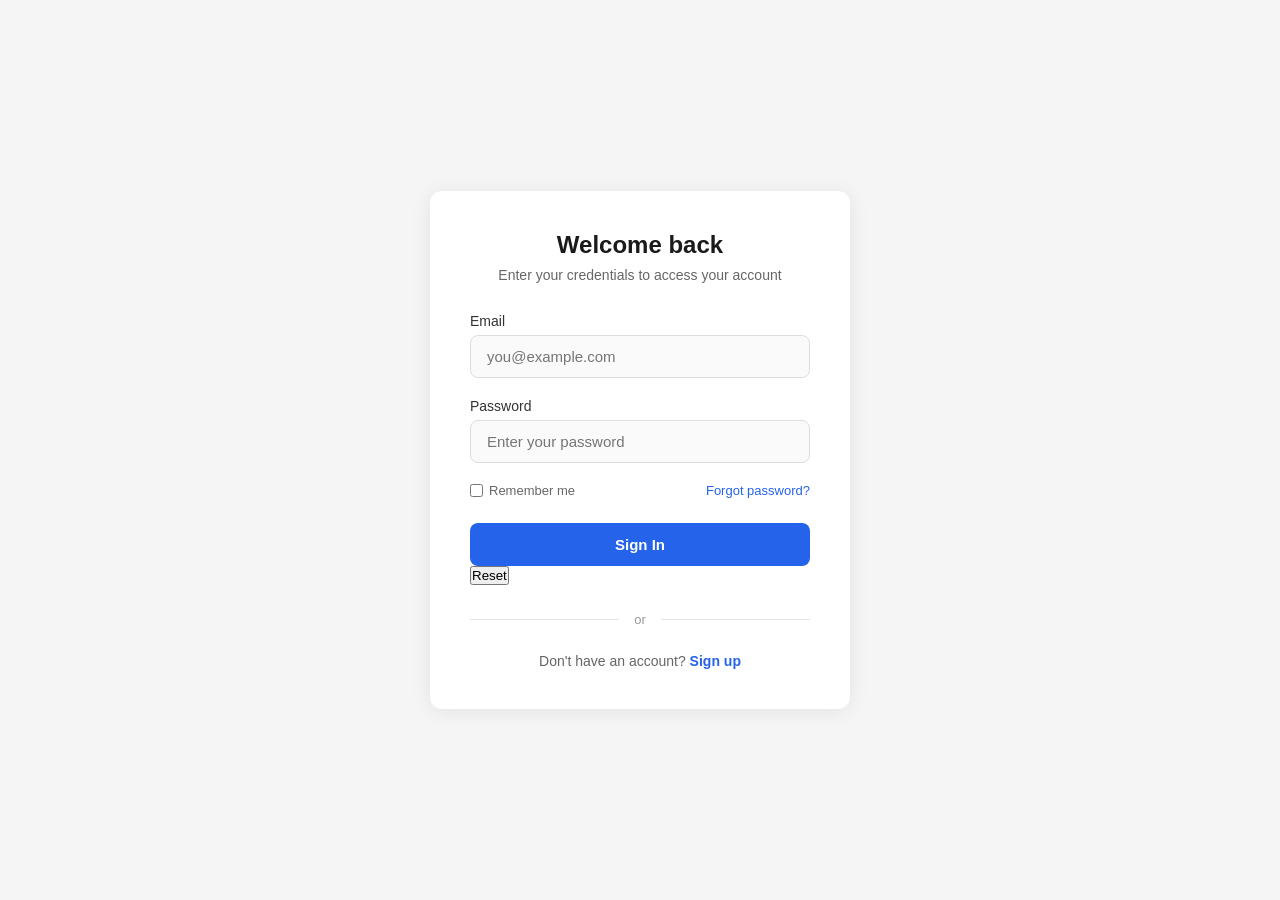
<file: index.html>
<!DOCTYPE html>
<html lang="en">
<head>
    <meta charset="UTF-8">
    <meta name="viewport" content="width=device-width, initial-scale=1.0">
    <title>Login & Signup</title>
    <style>
        * {
            margin: 0;
            padding: 0;
            box-sizing: border-box;
        }

        body {
            font-family: -apple-system, BlinkMacSystemFont, 'Segoe UI', Roboto, Oxygen, Ubuntu, Cantarell, sans-serif;
            background: #f5f5f5;
            min-height: 100vh;
            display: flex;
            justify-content: center;
            align-items: center;
            padding: 20px;
        }

        .auth-container {
            background: white;
            border-radius: 12px;
            box-shadow: 0 2px 20px rgba(0, 0, 0, 0.08);
            width: 100%;
            max-width: 420px;
            padding: 40px;
        }

        .auth-header {
            text-align: center;
            margin-bottom: 30px;
        }

        .auth-header h1 {
            font-size: 24px;
            color: #1a1a1a;
            margin-bottom: 8px;
            font-weight: 600;
        }

        .auth-header p {
            color: #666;
            font-size: 14px;
        }

        .form-group {
            margin-bottom: 20px;
        }

        .form-group label {
            display: block;
            margin-bottom: 6px;
            color: #333;
            font-size: 14px;
            font-weight: 500;
        }

        .form-group input {
            width: 100%;
            padding: 12px 16px;
            border: 1px solid #ddd;
            border-radius: 8px;
            font-size: 15px;
            transition: all 0.3s ease;
            outline: none;
            background: #fafafa;
        }

        .form-group input:focus {
            border-color: #2563eb;
            background: white;
            box-shadow: 0 0 0 3px rgba(37, 99, 235, 0.1);
        }

        .submit-btn {
            width: 100%;
            padding: 13px;
            background: #2563eb;
            color: white;
            border: none;
            border-radius: 8px;
            font-size: 15px;
            font-weight: 600;
            cursor: pointer;
            transition: background 0.3s ease;
            margin-top: 10px;
        }

        .submit-btn:hover {
            background: #1d4ed8;
        }

        .submit-btn:active {
            transform: scale(0.98);
        }

        .divider {
            text-align: center;
            margin: 25px 0;
            position: relative;
        }

        .divider::before {
            content: '';
            position: absolute;
            left: 0;
            top: 50%;
            width: 100%;
            height: 1px;
            background: #e5e5e5;
        }

        .divider span {
            background: white;
            padding: 0 15px;
            color: #999;
            font-size: 13px;
            position: relative;
        }

        .toggle-link {
            text-align: center;
            color: #666;
            font-size: 14px;
        }

        .toggle-link a {
            color: #2563eb;
            text-decoration: none;
            font-weight: 600;
            cursor: pointer;
        }

        .toggle-link a:hover {
            text-decoration: underline;
        }

        .form-section {
            display: none;
        }

        .form-section.active {
            display: block;
            animation: slideIn 0.4s ease;
        }

        @keyframes slideIn {
            from {
                opacity: 0;
                transform: translateY(10px);
            }
            to {
                opacity: 1;
                transform: translateY(0);
            }
        }

        .extra-options {
            display: flex;
            justify-content: space-between;
            align-items: center;
            margin: 15px 0;
            font-size: 13px;
        }

        .remember-me {
            display: flex;
            align-items: center;
            gap: 6px;
            color: #666;
        }

        .remember-me input[type="checkbox"] {
            cursor: pointer;
        }

        .forgot-password {
            color: #2563eb;
            text-decoration: none;
            cursor: pointer;
        }

        .forgot-password:hover {
            text-decoration: underline;
        }

        .error-message {
            background: #fee;
            border: 1px solid #fcc;
            color: #c33;
            padding: 10px;
            border-radius: 6px;
            font-size: 13px;
            margin-bottom: 15px;
            display: none;
        }

        .success-message {
            background: #efe;
            border: 1px solid #cfc;
            color: #3c3;
            padding: 10px;
            border-radius: 6px;
            font-size: 13px;
            margin-bottom: 15px;
            display: none;
        }

        @media (max-width: 480px) {
            .auth-container {
                padding: 30px 25px;
            }

            .auth-header h1 {
                font-size: 22px;
            }
        }
    </style>
</head>
<body>
    <div class="auth-container">
        <!-- Login Form -->
        <div id="loginSection" class="form-section active">
            <div class="auth-header">
                <h1>Welcome back</h1>
                <p>Enter your credentials to access your account</p>
            </div>

            <div id="loginError" class="error-message"></div>
            
            <form id="loginForm" onsubmit="handleLogin(event)">
                <div class="form-group">
                    <label for="loginEmail">Email</label>
                    <input type="email" id="loginEmail" placeholder="you@example.com" required>
                </div>

                <div class="form-group">
                    <label for="loginPassword">Password</label>
                    <input type="password" id="loginPassword" placeholder="Enter your password" required>
                </div>

                <div class="extra-options">
                    <label class="remember-me">
                        <input type="checkbox" id="rememberMe">
                        <span>Remember me</span>
                    </label>
                    <a class="forgot-password" onclick="alert('Password reset link would be sent to your email')">
                        Forgot password?
                    </a>
                </div>

                <button type="submit" class="submit-btn">Sign In</button>
                <button type="reset" class="btn">Reset</button>
            </form>

            <div class="divider">
                <span>or</span>
            </div>

            <div class="toggle-link">
                Don't have an account? <a onclick="showSignup()">Sign up</a>
            </div>
        </div>

        <!-- Signup Form -->
        <div id="signupSection" class="form-section">
            <div class="auth-header">
                <h1>Create an account</h1>
                <p>Sign up to get started</p>
            </div>

            <div id="signupError" class="error-message"></div>
            <div id="signupSuccess" class="success-message"></div>
            
            <form id="signupForm" onsubmit="handleSignup(event)">
                <div class="form-group">
                    <label for="signupName">Full Name</label>
                    <input type="text" id="signupName" placeholder="John Doe" required>
                </div>

                <div class="form-group">
                    <label for="signupEmail">Email</label>
                    <input type="email" id="signupEmail" placeholder="you@example.com" required>
                </div>

                <div class="form-group">
                    <label for="signupPassword">Password</label>
                    <input type="password" id="signupPassword" placeholder="Minimum 8 characters" required minlength="8">
                </div>

                <div class="form-group">
                    <label for="signupConfirm">Confirm Password</label>
                    <input type="password" id="signupConfirm" placeholder="Re-enter password" required>
                </div>

                <button type="submit" class="submit-btn">Create Account</button>
                <button type="reset" class="btn">Reset</button>
            </form>

            <div class="divider">
                <span>or</span>
            </div>

            <div class="toggle-link">
                Already have an account? <a onclick="showLogin()">Sign in</a>
            </div>
        </div>
    </div>

    <script>
        // Toggle between forms
        function showSignup() {
            document.getElementById('loginSection').classList.remove('active');
            document.getElementById('signupSection').classList.add('active');
            clearMessages();
        }

        function showLogin() {
            document.getElementById('signupSection').classList.remove('active');
            document.getElementById('loginSection').classList.add('active');
            clearMessages();
        }

        // Clear all error/success messages
        function clearMessages() {
            document.querySelectorAll('.error-message, .success-message').forEach(el => {
                el.style.display = 'none';
                el.textContent = '';
            });
        }

        // Show error message
        function showError(elementId, message) {
            const el = document.getElementById(elementId);
            el.textContent = message;
            el.style.display = 'block';
        }

        // Show success message
        function showSuccess(elementId, message) {
            const el = document.getElementById(elementId);
            el.textContent = message;
            el.style.display = 'block';
        }

        // Handle Login
        function handleLogin(e) {
            e.preventDefault();
            clearMessages();

            const email = document.getElementById('loginEmail').value;
            const password = document.getElementById('loginPassword').value;
            const remember = document.getElementById('rememberMe').checked;

            // Basic validation
            if (!email || !password) {
                showError('loginError', 'Please fill in all fields');
                return;
            }

            // Simulate authentication
            console.log('Login attempt:', { email, password, remember });
            
            // Replace this with actual authentication API call
            setTimeout(() => {
                alert(`Login successful!\n\nEmail: ${email}\nRemember me: ${remember}`);
                document.getElementById('loginForm').reset();
            }, 500);
        }

        // Handle Signup
        function handleSignup(e) {
            e.preventDefault();
            clearMessages();

            const name = document.getElementById('signupName').value.trim();
            const email = document.getElementById('signupEmail').value.trim();
            const password = document.getElementById('signupPassword').value;
            const confirm = document.getElementById('signupConfirm').value;

            // Validation
            if (!name || !email || !password || !confirm) {
                showError('signupError', 'Please fill in all fields');
                return;
            }

            if (password.length < 8) {
                showError('signupError', 'Password must be at least 8 characters long');
                return;
            }

            if (password !== confirm) {
                showError('signupError', 'Passwords do not match');
                return;
            }

            // Email format validation
            const emailRegex = /^[^\s@]+@[^\s@]+\.[^\s@]+$/;
            if (!emailRegex.test(email)) {
                showError('signupError', 'Please enter a valid email address');
                return;
            }

            // Simulate account creation
            console.log('Signup attempt:', { name, email, password });
            
            // Replace this with actual registration API call
            setTimeout(() => {
                showSuccess('signupSuccess', 'Account created successfully! Redirecting to login...');
                document.getElementById('signupForm').reset();
                
                setTimeout(() => {
                    showLogin();
                }, 2000);
            }, 500);
        }
        // === Show/Hide Password Feature ===
        const passField = document.getElementById("password");
        if (passField) {
        // Create toggle element
            const toggle = document.createElement("span");
            toggle.textContent = "Show";
            toggle.style.cursor = "pointer";
            toggle.style.marginLeft = "8px";
            toggle.style.color = "#007bff";
            
            // Insert after password field
            passField.parentNode.insertBefore(toggle, passField.nextSibling);
            
            // Toggle logic
            toggle.addEventListener("click", () => {
                if (passField.type === "password") {
                    passField.type = "text";
                    toggle.textContent = "Hide";
                } else {
                    passField.type = "password";
                    toggle.textContent = "Show";
                }
  });
}
    </script>
</body>
</html>
</file>
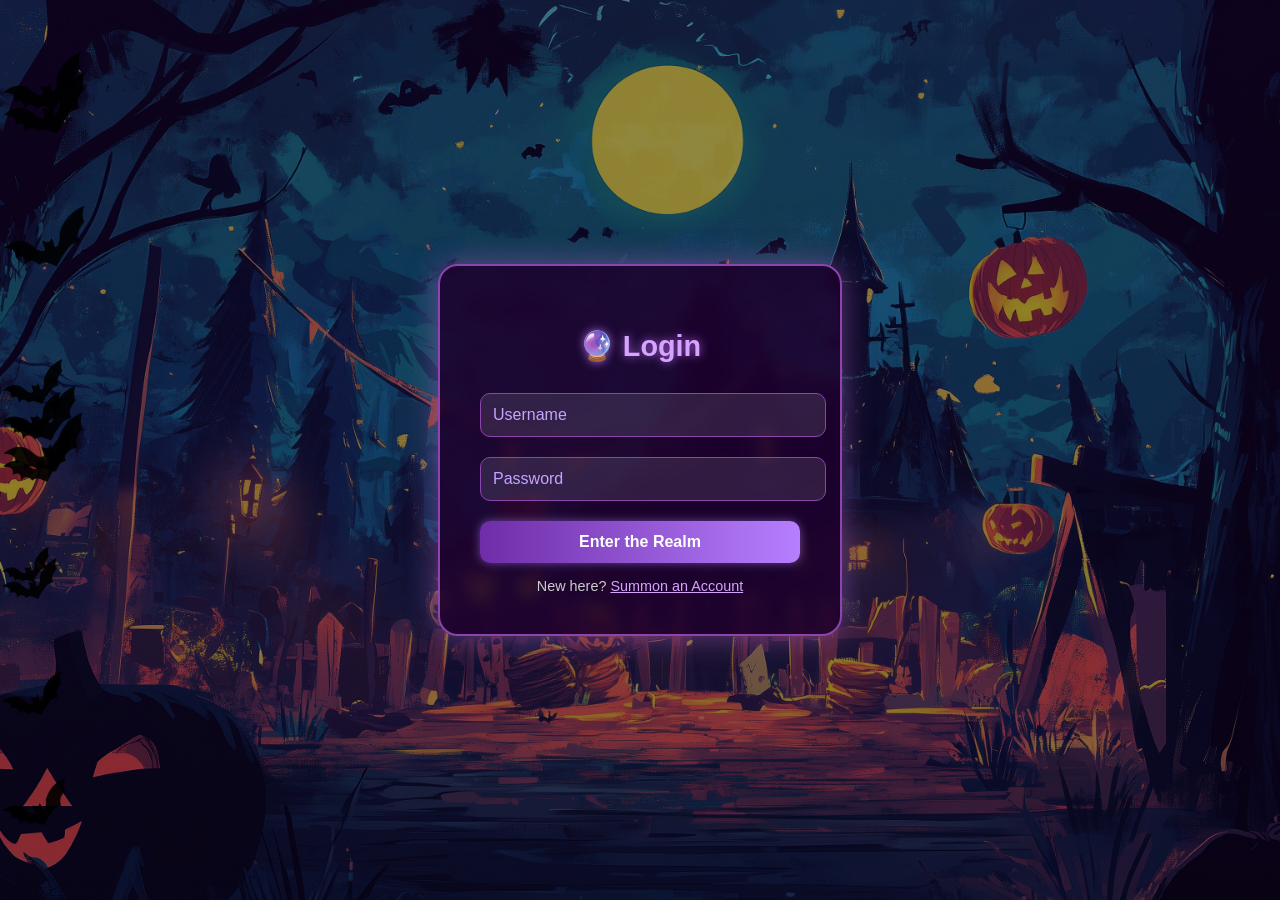
<file: halloweenstylepage/index.html>
<!DOCTYPE html>
<html lang="en">
<head>
<meta charset="UTF-8">
<meta name="viewport" content="width=device-width, initial-scale=1.0">
<title>Halloween Login 🎃</title>
<style>
  body {
  margin: 0;
  padding: 0;
  font-family: 'Poppins', sans-serif;
  background: linear-gradient(to bottom, rgba(15, 0, 25, 0.45), rgba(5, 0, 10, 0.45)), url("halloween-bg.png");
  background-size: cover;
  background-position: center;
  height: 100vh;
  display: flex;
  justify-content: center;
  align-items: center;
  overflow: hidden;
  color: #fff;
}


  .container {
    background: rgba(30, 0, 45, 0.85);
    border: 2px solid #8e44ad;
    border-radius: 20px;
    padding: 40px;
    text-align: center;
    width: 320px;
    box-shadow: 0 0 30px rgba(155, 89, 182, 0.6);
    position: relative;
    z-index: 2;
    backdrop-filter: blur(6px);
  }

  h2 {
    color: #d6a3ff;
    margin-bottom: 20px;
    font-size: 1.8rem;
    text-shadow: 0 0 10px #a463d8;
  }

  input {
    width: 100%;
    padding: 12px;
    margin: 10px 0;
    border: 1px solid #8e44ad;
    border-radius: 10px;
    outline: none;
    background: rgba(255, 255, 255, 0.1);
    color: #eee;
    font-size: 1rem;
    transition: 0.3s;
  }

  input::placeholder {
    color: #c7a4ff;
  }

  input:focus {
    border-color: #b67fff;
    box-shadow: 0 0 10px #b67fff;
  }

  button {
    width: 100%;
    padding: 12px;
    margin-top: 10px;
    background: linear-gradient(90deg, #6f2da8, #b67fff);
    border: none;
    border-radius: 10px;
    color: #fff;
    font-size: 1rem;
    font-weight: bold;
    cursor: pointer;
    transition: 0.3s;
    box-shadow: 0 0 10px rgba(182, 127, 255, 0.5);
  }

  button:hover {
    transform: scale(1.05);
    box-shadow: 0 0 20px rgba(182, 127, 255, 0.7);
  }

  .switch {
    margin-top: 15px;
    font-size: 0.9rem;
    color: #ccc;
  }

  .switch span {
    color: #d6a3ff;
    cursor: pointer;
    text-decoration: underline;
  }

  .bats {
    position: absolute;
    top: 0;
    left: 0;
    width: 100%;
    height: 100%;
    overflow: hidden;
    z-index: 1;
    pointer-events: none;
  }

  .bat {
    position: absolute;
    width: 70px;
    opacity: 0.9;
    animation: fly 6s linear infinite;
  }

  @keyframes fly {
    0% { transform: translateX(-150px) translateY(0) rotate(0deg); }
    50% { transform: translateX(110vw) translateY(-50px) rotate(10deg); }
    100% { transform: translateX(-150px) translateY(50px) rotate(0deg); }
  }
</style>
</head>
<body>

<div class="bats" id="batContainer"></div>

<div class="container" id="authBox">
  <h2 id="formTitle">🔮 Login</h2>
  <input type="text" id="username" placeholder="Username">
  <input type="password" id="password" placeholder="Password">
  <button onclick="handleAuth()">Enter the Realm</button>
  <div class="switch">New here? <span onclick="toggleForm()">Summon an Account</span></div>
</div>

<script>
  let isLogin = true;
  let users = JSON.parse(localStorage.getItem('users')) || {};

  function toggleForm() {
    isLogin = !isLogin;
    document.getElementById('formTitle').innerText = isLogin ? "🔮 Login" : "🕯️ Sign Up";
    document.querySelector("button").innerText = isLogin ? "Enter the Realm" : "Join the Coven";
    document.querySelector(".switch").innerHTML = isLogin
      ? 'New here? <span onclick="toggleForm()">Summon an Account</span>'
      : 'Already bound? <span onclick="toggleForm()">Return to Login</span>';
  }

  function handleAuth() {
    const username = document.getElementById('username').value.trim();
    const password = document.getElementById('password').value.trim();

    if (!username || !password) {
      alert("👻 Please fill all fields!");
      return;
    }

    if (isLogin) {
      if (users[username] && users[username] === password) {
        localStorage.setItem('currentUser', username);
        alert(`Welcome back, ${username}! 🕸️`);
        location.reload();
      } else {
        alert("😈 Invalid credentials!");
      }
    } else {
      if (users[username]) {
        alert("🧛 Username already exists!");
      } else {
        users[username] = password;
        localStorage.setItem('users', JSON.stringify(users));
        alert("🎃 Account created successfully! You can now login.");
        toggleForm();
      }
    }
  }

  const currentUser = localStorage.getItem('currentUser');
  if (currentUser) {
    document.getElementById('authBox').innerHTML = `
      <h2>🕸️ Welcome, ${currentUser}</h2>
      <p>You’ve entered the haunted realm...</p>
      <button onclick="logout()">Logout</button>
    `;
  }

  function logout() {
    localStorage.removeItem('currentUser');
    location.reload();
  }

  // 🦇 More bats with random flight
  const batContainer = document.getElementById("batContainer");
  for (let i = 0; i < 12; i++) {
    const bat = document.createElement("img");
    bat.src = "bat.png";
    bat.classList.add("bat");
    bat.style.top = Math.random() * 90 + "%";
    bat.style.animationDelay = Math.random() * 4 + "s";
    bat.style.animationDuration = (3.5 + Math.random() * 2.5) + "s";
    bat.style.width = (50 + Math.random() * 40) + "px";
    batContainer.appendChild(bat);
  }
</script>

</body>
</html>
</file>
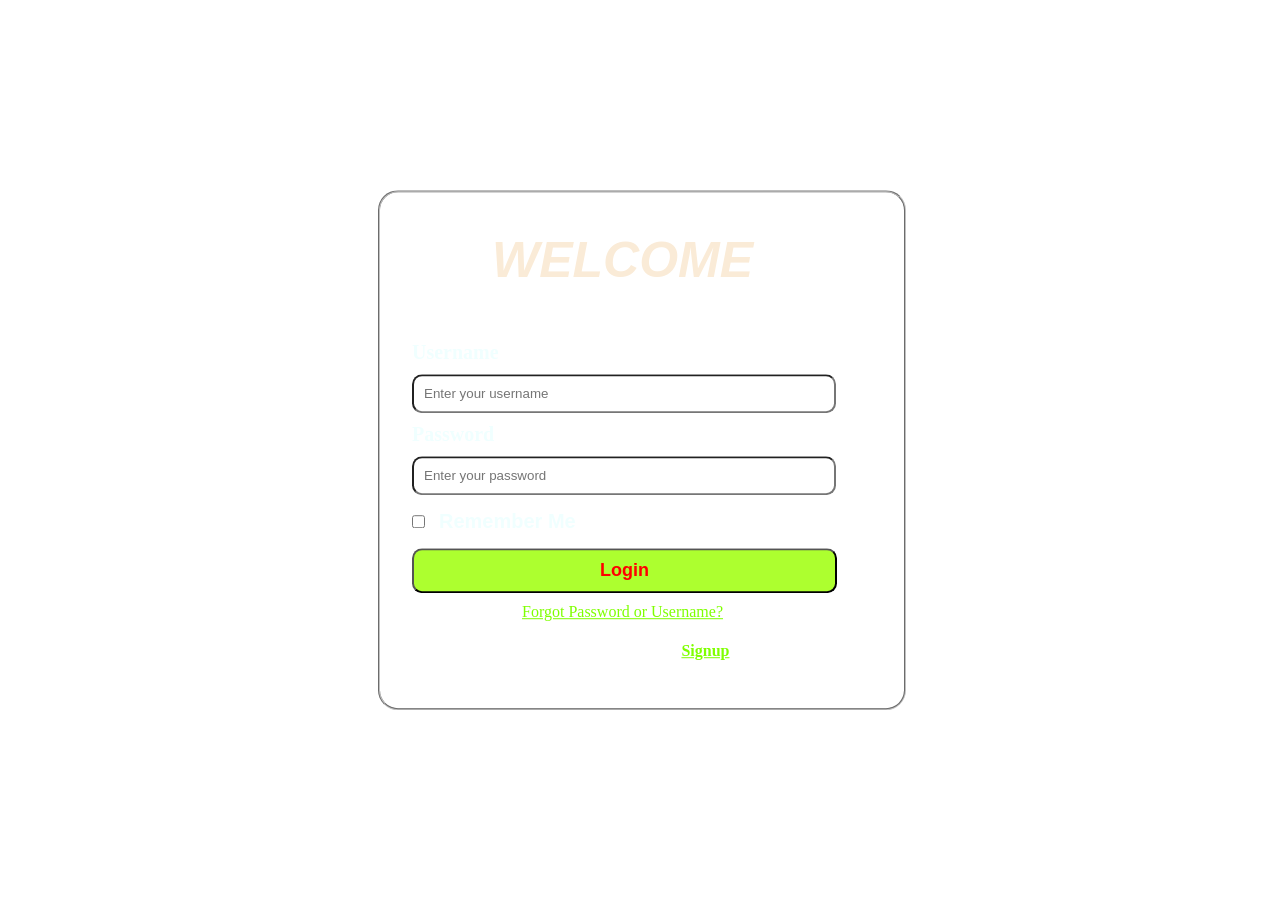
<file: Ipsit/index.html>
<!DOCTYPE html>
<html lang="en">
  <head>
    <meta charset="UTF-8" />
    <meta name="viewport" content="width=device-width, initial-scale=1.0" />
    <title>Document</title>
    <link rel="stylesheet" href="style.css" />
  </head>
  <body>
    <form>
      <fieldset>
        <h1>WELCOME</h1>
        <br />
        <label for="username">Username</label><br />
        <input
          type="text"
          id="username"
          required
          placeholder="Enter your username"
        /><br />
        <label for="password">Password</label><br />
        <input
          type="password"
          id="password"
          required
          placeholder="Enter your password"
        /><br />
        <input type="checkbox" id="remember" />
        <label
          for="remember"
          style="
            font-size: 20px;
            font-family: 'Franklin Gothic Medium', 'Arial Narrow', Arial,
              sans-serif;
          "
          >Remember Me</label
        ><br />
        <button type="submit">Login</button><br />
        <a href="" style="margin: 130px">Forgot Password or Username?</a>
        <h4>Don't have an account? <a href=""> Signup</a></h4>
      </fieldset>
    </form>
  </body>
</html>
</file>
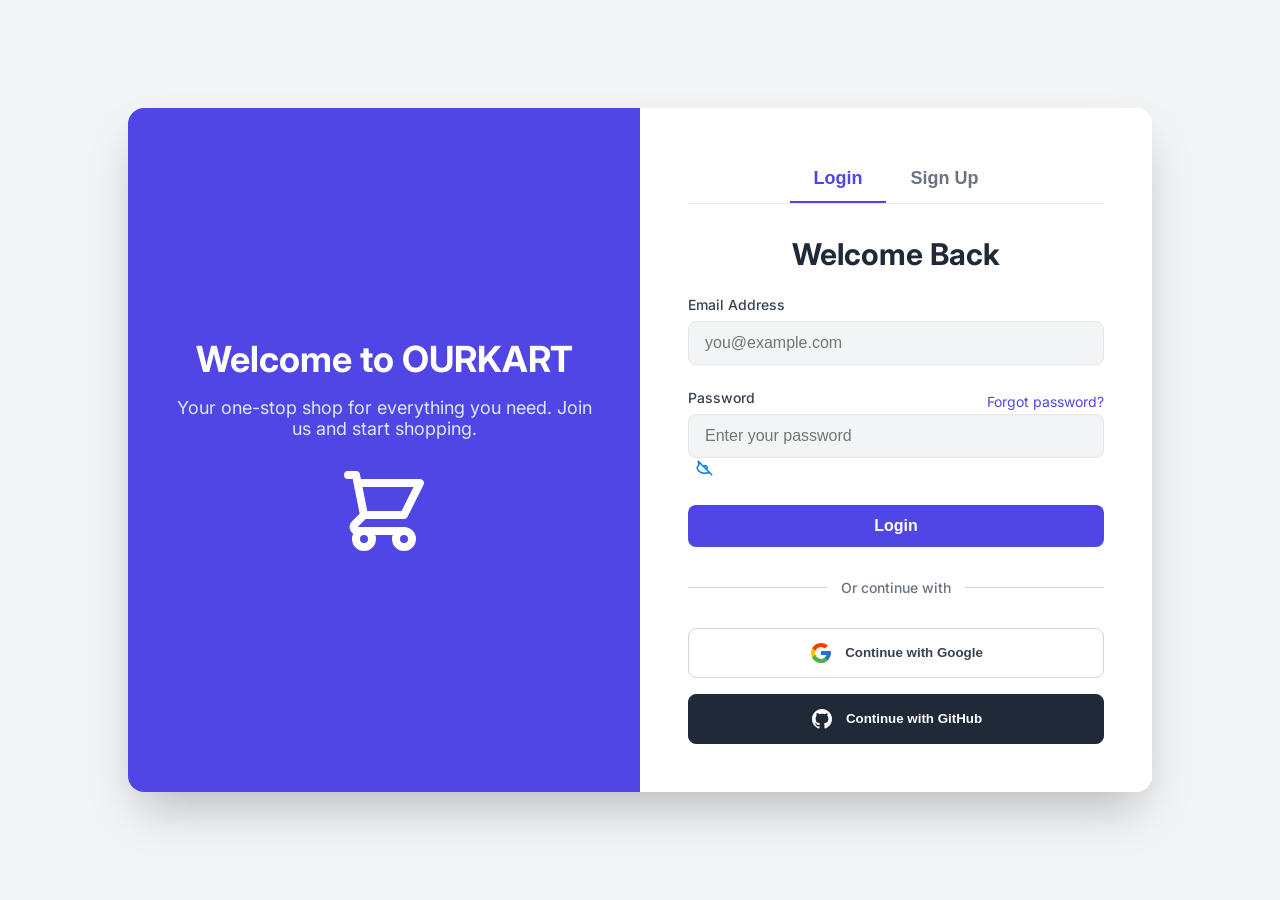
<file: modern login page/index.html>
<!DOCTYPE html>
<html lang="en">
<head>
    <meta charset="UTF-8">
    <meta name="viewport" content="width=device-width, initial-scale=1.0">
    <title>OURKART 🔐 Login & Signup Page</title>
    <link href="https://fonts.googleapis.com/css2?family=Inter:wght@400;500;600;700&display=swap" rel="stylesheet">
    <link rel="stylesheet" href="styles.css">
    
</head>
<body class="bg-gray-100">

    <div class="container">
        
        <div id="brand-panel" class="brand-panel">
            <div style="max-width: 28rem;">
                <h1 id="brand-title">Welcome to OURKART</h1>
                <p id="brand-text">
                    Your one-stop shop for everything you need. Join us and start shopping.
                </p>
                <div id="brand-icon">
                    <svg fill="none" stroke="currentColor" viewBox="0 0 24 24" xmlns="http://www.w3.org/2000/svg"><path stroke-linecap="round" stroke-linejoin="round" stroke-width="2" d="M3 3h2l.4 2M7 13h10l4-8H5.4M7 13L5.4 5M7 13l-2.293 2.293c-.63.63-.184 1.707.707 1.707H17m0 0a2 2 0 100 4 2 2 0 000-4zm-8 2a2 2 0 11-4 0 2 2 0 014 0z"></path></svg>
                </div>
            </div>
        </div>

        <div class="form-panel">
            <div class="form-container">
                
                <div class="toggle-tabs">
                    <button id="login-tab" class="active">Login</button>
                    <button id="signup-tab">Sign Up</button>
                </div>

                <form id="login-form">
                    <h2>Welcome Back</h2>
                    <div class="form-group">
                        <label for="login-email">Email Address</label>
                        <input type="email" id="login-email" name="email" required class="form-input" placeholder="you@example.com">
                    </div>
                    
                    <div class="form-group">
                        <div class="label-header">
                            <label for="login-password">Password</label>
                            <a href="#" class="forgot-link">Forgot password?</a>
                        </div>
                        <input type="password" id="login-password" name="password" required class="form-input" placeholder="Enter your password">
                    </div>
                    
                    <div class="form-group">
                        <button type="submit" class="btn">Login</button>
                    </div>
                </form>

                <form id="signup-form" class="hidden">
                    <h2>Create Account</h2>
                    
                    <div class="form-group">
                        <label for="signup-name">Full Name</label>
                        <input type="text" id="signup-name" name="name" required class="form-input" placeholder="Your Full Name">
                    </div>

                    <div class="form-group">
                        <label for="signup-email">Email Address</label>
                        <input type="email" id="signup-email" name="email" required class="form-input" placeholder="you@example.com">
                    </div>
                    
                    <div class="form-group">
                        <label for="signup-password">Password</label>
                        <input type="password" id="signup-password" name="password" required class="form-input" placeholder="Create a strong password">
                    </div>
                    
                    <div id="password-rules">
                        <p id="pass-length">
                            <svg fill="none" stroke="currentColor" viewBox="0 0 24 24" xmlns="http://www.w3.org/2000/svg"><path stroke-linecap="round" stroke-linejoin="round" stroke-width="2" d="M6 18L18 6M6 6l12 12"></path></svg>
                            At least 8 characters
                        </p>
                        <p id="pass-capital">
                            <svg fill="none" stroke="currentColor" viewBox="0 0 24 24" xmlns="http://www.w3.org/2000/svg"><path stroke-linecap="round" stroke-linejoin="round" stroke-width="2" d="M6 18L18 6M6 6l12 12"></path></svg>
                            One uppercase letter (A-Z)
                        </p>
                        <p id="pass-number">
                            <svg fill="none" stroke="currentColor" viewBox="0 0 24 24" xmlns="http://www.w3.org/2000/svg"><path stroke-linecap="round" stroke-linejoin="round" stroke-width="2" d="M6 18L18 6M6 6l12 12"></path></svg>
                            One number (0-9)
                        </p>
                        <p id="pass-special">
                            <svg fill="none" stroke="currentColor" viewBox="0 0 24 24" xmlns="http://www.w3.org/2000/svg"><path stroke-linecap="round" stroke-linejoin="round" stroke-width="2" d="M6 18L18 6M6 6l12 12"></path></svg>
                            One special character (e.g., ! @ # $)
                        </p>
                    </div>

                    <div class="terms-group">
                        <input type="checkbox" id="terms" name="terms" required>
                        <label for="terms">
                            I agree to the <a href="#">Terms of Service</a>
                        </label>
                    </div>

                    <div class="form-group" style="margin-top: 1.5rem;">
                        <button type="submit" class="btn">Create Account</button>
                    </div>
                </form>

                <div class="separator">Or continue with</div>

                <div class="social-logins">
                    <a href="https://accounts.google.com/" target="_blank" rel="noopener noreferrer">
                        <button type="button" class="social-btn google">
                            <svg xmlns="http://www.w3.org/2000/svg" viewBox="0 0 48 48"><path fill="#FFC107" d="M43.611,20.083H42V20H24v8h11.303c-1.649,4.657-6.08,8-11.303,8c-6.627,0-12-5.373-12-12c0-6.627,5.373-12,12-12c3.059,0,5.842,1.154,7.961,3.039l5.657-5.657C34.046,6.053,29.268,4,24,4C12.955,4,4,12.955,4,24c0,11.045,8.955,20,20,20c11.045,0,20-8.955,20-20C44,22.659,43.862,21.35,43.611,20.083z"></path><path fill="#FF3D00" d="M6.306,14.691l6.571,4.819C14.655,15.108,18.961,12,24,12c3.059,0,5.842,1.154,7.961,3.039l5.657-5.657C34.046,6.053,29.268,4,24,4C16.318,4,9.656,8.337,6.306,14.691z"></path><path fill="#4CAF50" d="M24,44c5.166,0,9.86-1.977,13.409-5.192l-6.19-5.238C29.211,35.091,26.715,36,24,36c-5.223,0-9.648-3.518-11.28-8.28l-6.522,5.026C9.505,39.556,16.227,44,24,44z"></path><path fill="#1976D2" d="M43.611,20.083H42V20H24v8h11.303c-0.792,2.237-2.231,4.166-4.087,5.571l6.19,5.238C39.712,35.619,44,29.122,44,24C44,22.659,43.862,21.35,43.611,20.083z"></D></svg>
                            <span>Continue with Google</span>
                        </button>
                    </a>
                    <a href="https://github.com/login" target="_blank" rel="noopener noreferrer">
                        <button type="button" class="social-btn github">
                            <svg fill="currentColor" viewBox="0 0 24 24" xmlns="http://www.w3.org/2000/svg"><path fill-rule="evenodd" d="M12 2C6.477 2 2 6.477 2 12c0 4.418 2.865 8.165 6.839 9.489.5.092.682-.217.682-.482 0-.237-.009-.868-.013-1.703-2.782.605-3.369-1.343-3.369-1.343-.454-1.158-1.11-1.466-1.11-1.466-.908-.62.069-.608.069-.608 1.003.07 1.531 1.032 1.531 1.032.892 1.53 2.341 1.088 2.91.832.092-.647.35-1.088.636-1.338-2.22-.253-4.555-1.113-4.555-4.951 0-1.093.39-1.988 1.029-2.688-.103-.253-.446-1.272.098-2.65 0 0 .84-.27 2.75 1.026A9.564 9.564 0 0112 6.844c.85.004 1.705.115 2.504.337 1.909-1.296 2.747-1.026 2.747-1.026.546 1.379.201 2.397.1 2.65.64.7 1.028 1.595 1.028 2.688 0 3.848-2.339 4.695-4.566 4.943.359.309.678.92.678 1.855 0 1.338-.012 2.419-.012 2.747 0 .267.18.577.688.48C19.135 20.165 22 16.418 22 12c0-5.523-4.477-10-10-10z" clip-rule="evenodd" /></svg>
                            <span>Continue with GitHub</span>
                        </button>
                    </a>
                </div>

                <div id="message-box"></div>

            </div>
        </div>
    </div>

    <script src="script.js"></script>

</body>
</html>
</file>
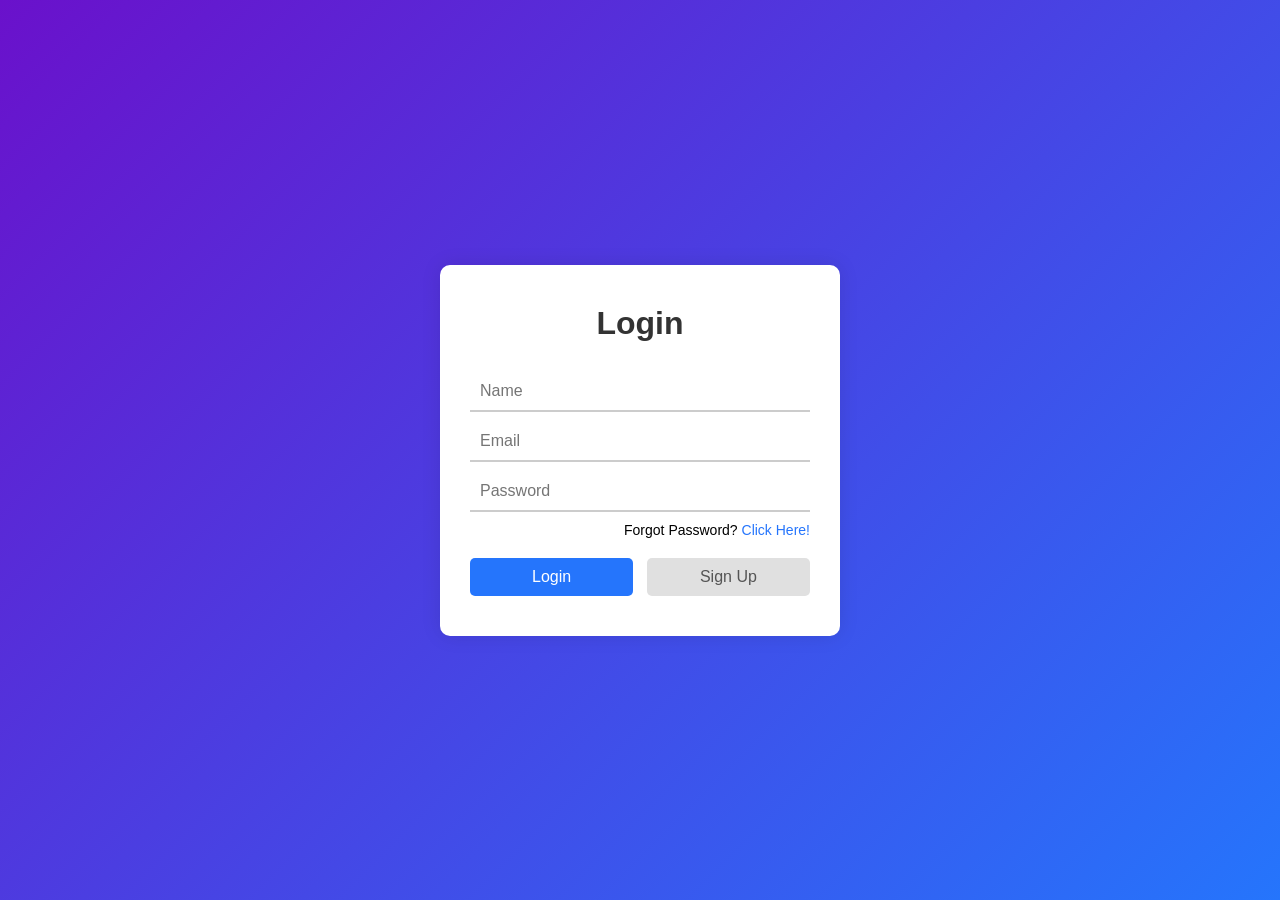
<file: prem/index.html>
<!DOCTYPE html>
<html lang="en">
<head>
  <meta charset="UTF-8" />
  <meta name="viewport" content="width=device-width, initial-scale=1.0" />
  <title>Login & Signup</title>
  <link rel="stylesheet" href="style.css" />
</head>
<body>
  <div class="container">
    <div class="form-box">
      <h1 id="title">Login</h1>
      <form id="authForm">
        <div class="input-group">
          <div class="input-field" id="nameField">
            <input type="text" placeholder="Name" />
          </div>
          <div class="input-field">
            <input type="email" placeholder="Email" required />
          </div>
          <div class="input-field">
            <input type="password" placeholder="Password" required />
          </div>
          <p>Forgot Password? <a href="#">Click Here!</a></p>
        </div>

        <div class="btn-field">
          <button type="button" id="loginBtn">Login</button>
          <button type="button" id="signupBtn" class="disable">Sign Up</button>
        </div>
      </form>
    </div>
  </div>

  <script src="script.js"></script>
</body>
</html>
</file>
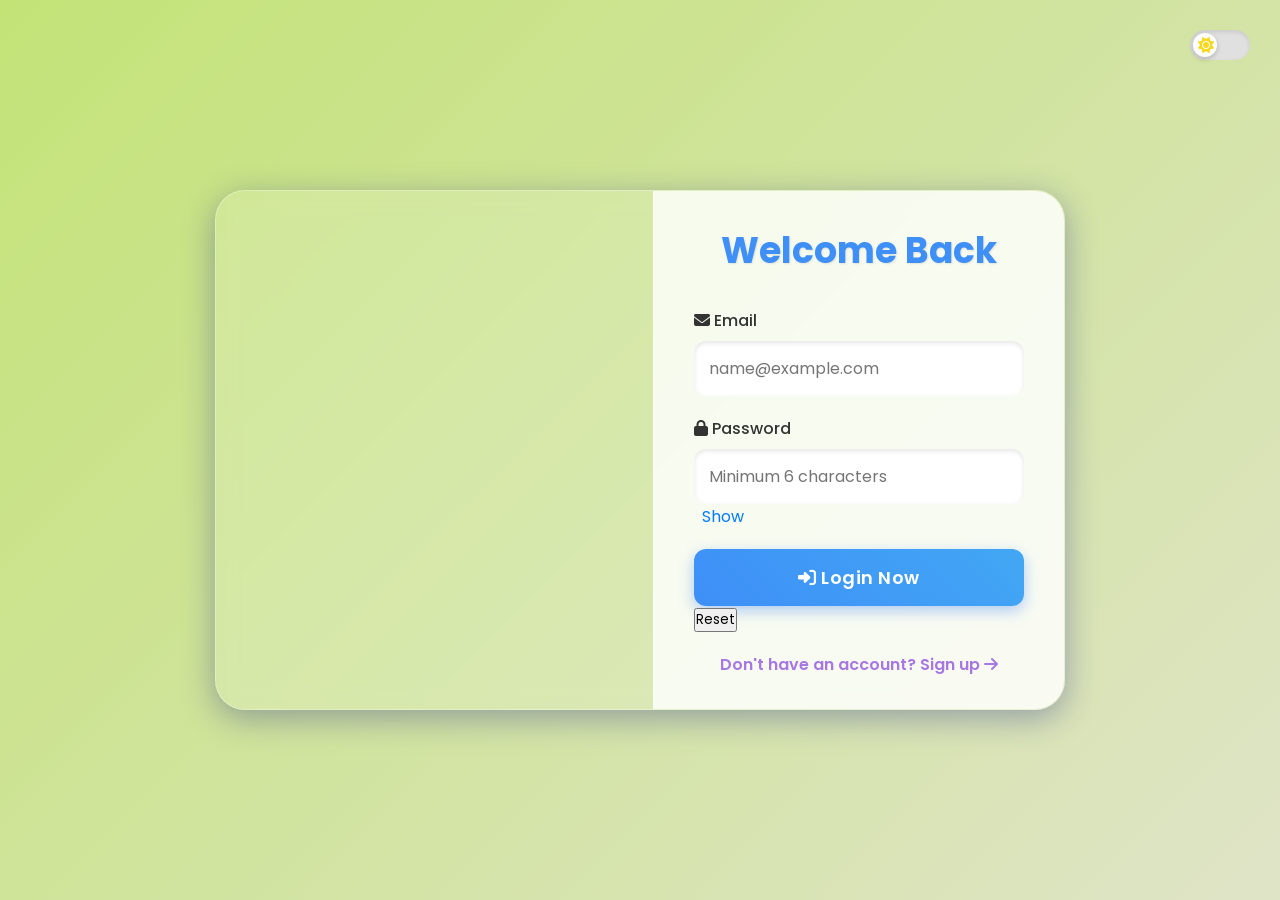
<file: login.html>
<!DOCTYPE html>
<html lang="en">
<head>
  <meta charset="UTF-8">
  <title>Login - Enhanced UI</title>
  <link href="https://fonts.googleapis.com/css2?family=Poppins:wght@300;400;500;600;700&display=swap" rel="stylesheet">
  <link rel="stylesheet" href="https://cdnjs.cloudflare.com/ajax/libs/font-awesome/6.4.0/css/all.min.css">
  <style>
    *{margin:0;padding:0;box-sizing:border-box;font-family:'Poppins',sans-serif;}
    body{
      display:flex;align-items:center;justify-content:center;
      height:100vh;
      position:relative;
      background:linear-gradient(135deg,#c3e377 0%,#dfe4c7 100%);
      transition:background 0.5s ease,color 0.5s ease;
    }
    body.dark{
      background:linear-gradient(135deg,#000043 0%,#2e0000 100%);
      color:#f0f0f0;
    }

    .container{
      display:flex;width:850px;height:520px;
      border-radius:30px;overflow:hidden;
      background:rgba(255,255,255,0.15);
      backdrop-filter:blur(10px);
      -webkit-backdrop-filter:blur(10px);
      border:1px solid rgba(255,255,255,0.3);
      box-shadow:0 8px 32px 0 rgba(31,38,135,0.37);
      color:#333;
    }
    body.dark .container{
      background:rgba(43,43,59,0.5);
      border:1px solid rgba(255,255,255,0.1);
      color:#f0f0f0;
    }

    .image-section{
      flex:1.2;
      background-image:url('https://digifloat.io/wp-content/uploads/2021/02/Free-3D-Illustration-FB.jpg');
      background-size:cover;background-position:center;
      display:flex;align-items:center;justify-content:center;
      padding:20px;
      transition:filter 0.3s ease;
    }
    body.dark .image-section{filter:brightness(0.7);}

    .form-section{
      flex:1;padding:60px 40px;display:flex;flex-direction:column;justify-content:center;
      background:rgba(255,255,255,0.8);
      border-left:1px solid rgba(255,255,255,0.3);
      transition:background 0.5s ease,color 0.5s ease;
    }
    body.dark .form-section{
      background:rgba(27,27,39,0.9);
      border-left:1px solid rgba(255,255,255,0.1);
    }

    h2{
      text-align:center;font-size:36px;font-weight:700;margin-bottom:30px;
      color:#3e8ff7;
      text-shadow:1px 1px 2px rgba(0,0,0,0.1);
    }
    body.dark h2{color:#a777e3;}

    .form-group{margin-bottom:20px;position:relative;}
    label{display:block;margin-bottom:8px;font-weight:500;}
    input{
      width:100%;padding:15px;border:none;border-radius:12px;
      font-size:16px;background:#fff;color:#333;
      box-shadow:inset 0 2px 5px rgba(0,0,0,0.1);
      transition:all 0.3s ease;
    }
    body.dark input{
      background:#3a3a4d;color:#f0f0f0;
      box-shadow:inset 0 2px 5px rgba(0,0,0,0.5);
    }
    input:focus{
      outline:none;
      box-shadow:0 0 0 4px rgba(62,143,247,0.3),inset 0 2px 5px rgba(0,0,0,0.1);
    }
    body.dark input:focus{
      box-shadow:0 0 0 4px rgba(167,119,227,0.3),inset 0 2px 5px rgba(0,0,0,0.5);
    }

    input.valid{border:1px solid green;}
    input.invalid{border:1px solid red;}

    .valid-icon,.invalid-icon{
      position:absolute;right:15px;top:50%;transform:translateY(-50%);
      font-size:18px;
    }
    .valid-icon{color:#28a745;}
    .invalid-icon{color:#dc3545;}

    .login-btn{
      width:100%;padding:15px;
      background:linear-gradient(45deg,#3e8ff7,#42a7f4);
      color:white;border:none;border-radius:12px;font-size:18px;font-weight:600;cursor:pointer;
      box-shadow:0 5px 15px rgba(66,133,244,0.4);
      transition:all 0.3s ease;
      letter-spacing:0.5px;
    }
    .login-btn:hover{
      background:linear-gradient(45deg,#3367d6,#3385e6);
      box-shadow:0 7px 20px rgba(66,133,244,0.6);
      transform:translateY(-2px);
    }
    .login-btn:active{
      transform:translateY(0);
      box-shadow:0 5px 15px rgba(66,133,244,0.4);
    }

    .signup-link{
      text-align:center;display:block;margin-top:20px;font-weight:600;text-decoration:none;
      color:#a777e3;
      transition:color 0.3s ease;
    }
    .signup-link:hover{color:#7c46c8;text-decoration:underline;}
    body.dark .signup-link{color:#b385e6;}
    body.dark .signup-link:hover{color:#d4b3ff;}

    .theme-switch{
      position:absolute;top:30px;right:30px;display:flex;align-items:center;
      cursor:pointer;width:60px;height:30px;background:#e0e0e0;border-radius:30px;padding:3px;transition:background 0.3s;
      box-shadow:inset 0 2px 4px rgba(0,0,0,0.1);
    }
    body.dark .theme-switch{background:#5a5a6a;}
    .theme-switch input{display:none;}
    .slider{
      width:24px;height:24px;background:white;border-radius:50%;
      transition:transform 0.3s,background 0.3s,box-shadow 0.3s;
      box-shadow:0 2px 5px rgba(0,0,0,0.2);
    }
    .theme-switch input:checked + .slider{
      transform:translateX(30px);background:#4285f4;
      box-shadow:0 2px 5px rgba(66,133,244,0.5);
    }
    .theme-icon{
      position:absolute;font-size:16px;transition:opacity 0.3s;
    }
    #sun-icon{left:8px;color:#f9d71c;opacity:1;}
    #moon-icon{right:8px;color:#fff;opacity:0;}
    .theme-switch input:checked ~ #sun-icon{opacity:0;}
    .theme-switch input:checked ~ #moon-icon{opacity:1;}

    @media(max-width:920px){
      body{padding:20px;}
      .container{width:100%;height:auto;flex-direction:column;}
      .image-section{height:250px;flex:none;border-radius:30px 30px 0 0;}
      .form-section{padding:40px 30px;border-left:none;border-top:1px solid rgba(255,255,255,0.3);}
      .theme-switch{top:15px;right:15px;}
    }
  </style>
</head>
<body class="light">

  <!-- ✅ Fixed: Proper structure of theme switch -->
  <label class="theme-switch">
    <input type="checkbox" id="theme-toggle">
    <span class="slider"></span>
    <i id="sun-icon" class="theme-icon fas fa-sun"></i>
    <i id="moon-icon" class="theme-icon fas fa-moon"></i>
  </label>

  <div class="container">
    <div class="image-section"></div>
    <div class="form-section">
      <h2>Welcome Back</h2>
      <form id="login-form">
        <div class="form-group">
          <label for="email"><i class="fas fa-envelope"></i> Email</label>
          <input type="email" id="email" required placeholder="name@example.com">
          <span id="email-icon"></span>
        </div>
        <div class="form-group">
          <label for="password"><i class="fas fa-lock"></i> Password</label>
          <input type="password" id="password" required placeholder="Minimum 6 characters">
          <span id="password-icon"></span>
        </div>
        <button type="submit" class="login-btn">
          <i class="fas fa-sign-in-alt"></i> Login Now
        </button>
        <button type="reset" class="btn">Reset</button>
      </form>
      <a href="signup.html" class="signup-link">Don't have an account? Sign up <i class="fas fa-arrow-right"></i></a>
    </div>
  </div>

  <script>
    // Theme toggle
    const themeToggle = document.getElementById('theme-toggle');
    const savedTheme = localStorage.getItem('theme');

    if (savedTheme) {
      document.body.classList.toggle('dark', savedTheme === 'dark');
      document.body.classList.toggle('light', savedTheme === 'light');
      themeToggle.checked = savedTheme === 'dark';
    }

    themeToggle.addEventListener('change', function() {
      const theme = this.checked ? 'dark' : 'light';
      document.body.classList.toggle('dark', this.checked);
      document.body.classList.toggle('light', !this.checked);
      localStorage.setItem('theme', theme);
    });

    // Real-time validation
    const email = document.getElementById('email');
    const password = document.getElementById('password');

    function setIcon(field, valid) {
      const icon = document.getElementById(field.id + '-icon');
      icon.innerHTML = valid
        ? '<i class="fas fa-check-circle"></i>'
        : '<i class="fas fa-exclamation-circle"></i>';
      icon.className = valid ? 'valid-icon' : 'invalid-icon';
      field.classList.toggle('valid', valid);
      field.classList.toggle('invalid', !valid);
    }

    email.addEventListener('input', () => setIcon(email, /^[^ ]+@[^ ]+\.[a-z]{2,3}$/.test(email.value)));
    password.addEventListener('input', () => setIcon(password, password.value.length >= 6));

    // Login simulation
    document.getElementById('login-form').addEventListener('submit', e => {
      e.preventDefault();
      const storedUser = JSON.parse(localStorage.getItem('user'));

      const isEmailValid = /^[^ ]+@[^ ]+\.[a-z]{2,3}$/.test(email.value);
      const isPasswordValid = password.value.length >= 6;

      if (!isEmailValid || !isPasswordValid) {
        alert("Please enter valid credentials.");
        return;
      }

      if (!storedUser) {
        alert("No account found! Please sign up first.");
        return;
      }

      if (email.value === storedUser.email && password.value === storedUser.password) {
        alert("Welcome back, " + storedUser.username + "!");
        // ✅ Optional redirect example:
        // window.location.href = "dashboard.html";
      } else {
        alert("Invalid email or password!");
      }
    });
    // === Show/Hide Password Feature ===
const passField = document.getElementById("password");

if (passField) {
  // Create toggle element
  const toggle = document.createElement("span");
  toggle.textContent = "Show";
  toggle.style.cursor = "pointer";
  toggle.style.marginLeft = "8px";
  toggle.style.color = "#007bff";

  // Insert after password field
  passField.parentNode.insertBefore(toggle, passField.nextSibling);

  // Toggle logic
  toggle.addEventListener("click", () => {
    if (passField.type === "password") {
      passField.type = "text";
      toggle.textContent = "Hide";
    } else {
      passField.type = "password";
      toggle.textContent = "Show";
    }
  });
}
  </script>
</body>
</html>
</file>
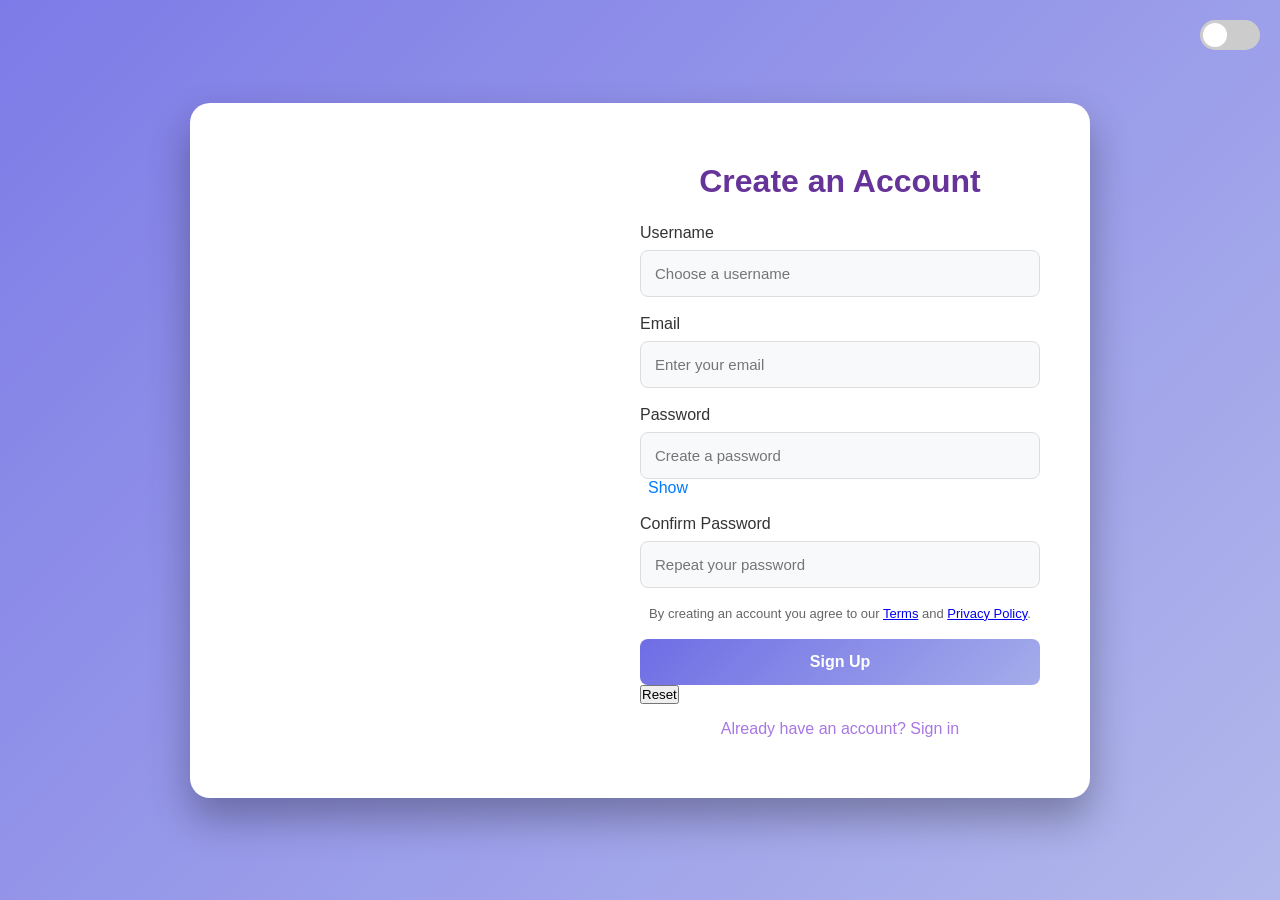
<file: signup.html>
<!DOCTYPE html>
<html lang="en">
<head>
  <meta charset="UTF-8" />
  <meta name="viewport" content="width=device-width, initial-scale=1.0" />
  <title>Sign Up</title>
  <style>
    * { margin: 0; padding: 0; box-sizing: border-box; }
    body {
      font-family: 'Segoe UI', Tahoma, Geneva, Verdana, sans-serif;
      display: flex;
      align-items: center;
      justify-content: center;
      min-height: 100vh;
      transition: background 0.3s ease, color 0.3s ease;
      overflow-y: auto;
      padding: 20px;
    }
    body.light {background: linear-gradient(135deg, #7d7be7, #b2b8eb); color: #333; }
    body.dark { background: #1e1e2f; color: #f0f0f0; }

    .container {
      display: flex;
      flex-direction: row;
      width: 900px;
      max-width: 100%;
      border-radius: 20px;
      overflow: hidden;
      box-shadow: 0 20px 40px rgba(0, 0, 0, 0.3);
      background: white;
      transition: background 0.3s ease, color 0.3s ease;
    }
    body.dark .container {
      background: #2b2b3b;
      box-shadow: 0 20px 40px rgba(0, 0, 0, 0.7);
    }

    .image-section {
      flex: 1;
      background-image: url('https://digifloat.io/wp-content/uploads/2021/02/Free-3D-Illustration-FB.jpg');
      background-size: cover;
      background-position: center;
      transition: filter 0.3s ease;
    }
    body.dark .image-section { filter: brightness(0.6); }

    .form-section {
      flex: 1;
      padding: 60px 50px;
      display: flex;
      flex-direction: column;
      justify-content: center;
      overflow-y: auto;
    }

    h2 {
      text-align: center;
      font-size: 32px;
      font-weight: 600;
      margin-bottom: 24px;
      color: rebeccapurple
    }

    .form-group { margin-bottom: 18px; position: relative; }
    label { display: block; margin-bottom: 8px; font-weight: 500; }

    input {
      width: 100%;
      padding: 14px;
      border: 1px solid #ddd;
      border-radius: 8px;
      font-size: 15px;
      background: #f8f9fa;
      color: #333;
      transition: all 0.3s ease;
    }
    body.dark input { background: #3a3a4d; border: 1px solid #555; color: #f0f0f0; }
    input:focus {
      outline: none;
      border-color: #4285f4;
      box-shadow: 0 0 0 3px rgba(66, 133, 244, 0.08);
    }
    input.valid { border-color: green; }
    input.invalid { border-color: red; }

    .valid-icon, .invalid-icon {
      position: absolute;
      right: 10px;
      top: 42px;
      font-size: 18px;
    }
    .valid-icon { color: green; }
    .invalid-icon { color: red; }

    .form-note {
      font-size: 13px;
      margin-bottom: 10px;
      color: #666;
      text-align: center;
    }
    body.dark .form-note { color: #bbb; }

.signup-btn {
  width: 100%;
  padding: 14px;
  background: linear-gradient(135deg, #6f6de5, #a5acea ); /* gradient added */
  color: white;
  border: none;
  border-radius: 8px;
  font-size: 16px;
  font-weight: 600;
  cursor: pointer;
  transition: opacity 0.3s ease, transform 0.2s ease;
  margin-top: 8px;
}

.signup-btn:hover {
  opacity: 0.9;
  transform: scale(1.02); /* subtle lift effect */
}



    .login-link {
      text-align: center;
      display: block;
      margin-top: 16px;
      font-weight: 500;
      text-decoration: none;
      color: #a777e3;
    }
    .login-link:hover { text-decoration: underline; }

    /* Theme Switch */
    .theme-switch {
      position: fixed;
      top: 20px;
      right: 20px;
      display: flex;
      align-items: center;
      cursor: pointer;
      width: 60px;
      height: 30px;
      background: #ccc;
      border-radius: 30px;
      padding: 3px;
      transition: background 0.3s;
      z-index: 1000;
    }
    .theme-switch input { display: none; }
    .slider {
      width: 24px;
      height: 24px;
      background: #fff;
      border-radius: 50%;
      transition: transform 0.3s, background 0.3s;
    }
    .theme-switch input:checked + .slider {
      transform: translateX(30px);
      background: #4285f4;
    }

    /* Responsive */
    @media (max-width: 920px) {
      .container { flex-direction: column; height: auto; }
      .image-section { height: 220px; }
      .form-section { padding: 40px 30px; }
    }
  </style>
</head>
<body class="light">
  <!-- Theme Toggle -->
  <label class="theme-switch">
    <input type="checkbox" id="theme-toggle" />
    <span class="slider"></span>
  </label>

  <div class="container">
    <div class="image-section"></div>
    <div class="form-section">
      <h2>Create an Account</h2>
      <form id="signup-form">
        <div class="form-group">
          <label for="username">Username</label>
          <input type="text" id="username" required placeholder="Choose a username" />
          <span id="username-icon"></span>
        </div>

        <div class="form-group">
          <label for="email">Email</label>
          <input type="email" id="email" required placeholder="Enter your email" />
          <span id="email-icon"></span>
        </div>

        <div class="form-group">
          <label for="password">Password</label>
          <input type="password" id="password" required placeholder="Create a password" />
          <span id="password-icon"></span>
        </div>

        <div class="form-group">
          <label for="confirm">Confirm Password</label>
          <input type="password" id="confirm" required placeholder="Repeat your password" />
          <span id="confirm-icon"></span>
        </div>

        <div class="form-note">
          By creating an account you agree to our
          <a href="#">Terms</a> and <a href="#">Privacy Policy</a>.
        </div>

        <button type="submit" class="signup-btn">Sign Up</button>
        <button type="reset" class="btn">Reset</button>
      </form>

      <a href="login.html" class="login-link">Already have an account? Sign in</a>
    </div>
  </div>

  <script>
    // Theme toggle
    const themeToggle = document.getElementById('theme-toggle');
    const savedTheme = localStorage.getItem('theme');
    if (savedTheme) {
      document.body.classList.toggle('dark', savedTheme === 'dark');
      document.body.classList.toggle('light', savedTheme === 'light');
      themeToggle.checked = savedTheme === 'dark';
    }
    themeToggle.addEventListener('change', function() {
      const theme = this.checked ? 'dark' : 'light';
      document.body.classList.toggle('dark', this.checked);
      document.body.classList.toggle('light', !this.checked);
      localStorage.setItem('theme', theme);
    });

    // Real-time validation
    const username = document.getElementById('username');
    const email = document.getElementById('email');
    const password = document.getElementById('password');
    const confirm = document.getElementById('confirm');
    function setIcon(field, valid) {
      const icon = document.getElementById(field.id + '-icon');
      icon.textContent = valid ? '✔️' : '❌';
      icon.className = valid ? 'valid-icon' : 'invalid-icon';
      field.classList.toggle('valid', valid);
      field.classList.toggle('invalid', !valid);
    }
    username.addEventListener('input', () => setIcon(username, username.value.length >= 3));
    email.addEventListener('input', () => setIcon(email, /^[^ ]+@[^ ]+\.[a-z]{2,3}$/.test(email.value)));
    password.addEventListener('input', () => setIcon(password, password.value.length >= 6));
    confirm.addEventListener('input', () => setIcon(confirm, confirm.value === password.value && confirm.value.length > 0));

    // Signup simulation
    document.getElementById('signup-form').addEventListener('submit', e => {
      e.preventDefault();
      if (password.value !== confirm.value) { alert("Passwords do not match!"); return; }
      const user = { username: username.value, email: email.value, password: password.value };
      localStorage.setItem('user', JSON.stringify(user));
      alert("Account created successfully!");
      window.location.href = "login.html";
    });
    // === Show/Hide Password Feature ===
const passField = document.getElementById("password");

if (passField) {
  // Create toggle element
  const toggle = document.createElement("span");
  toggle.textContent = "Show";
  toggle.style.cursor = "pointer";
  toggle.style.marginLeft = "8px";
  toggle.style.color = "#007bff";

  // Insert after password field
  passField.parentNode.insertBefore(toggle, passField.nextSibling);

  // Toggle logic
  toggle.addEventListener("click", () => {
    if (passField.type === "password") {
      passField.type = "text";
      toggle.textContent = "Hide";
    } else {
      passField.type = "password";
      toggle.textContent = "Show";
    }
  });
}
  </script>
</body>
</html>
</file>
<file: Ipsit/style.css>
body {
  width: 100vh;
  height: 100vh;
  background-image: url(https://img.freepik.com/premium-vector/geometric-gradient-technology-background_23-2149110132.jpg?semt=ais_hybrid&w=740&q=80);
  background-repeat: no-repeat;
  background-position: center;
  background-size: cover;
}
fieldset {
  width: 500px;
  height: 500px;
  position: absolute;
  top: 50%;
  left: 50%;
  translate: -50% -50%;
  border-radius: 20px;
}
h1 {
  translate: 20%;
}
input,
label,
button,
h4 {
  position: relative;
  left: 25%;
}
h1 {
  font-family: Verdana, Geneva, Tahoma, sans-serif;
  font-style: italic;
  font-size: 50px;
  color: antiquewhite;
}
label {
  font-family: Cambria, Cochin, Georgia, Times, "Times New Roman", serif;
  font-weight: bold;
  color: azure;
  font-size: 20px;
  left: 20px;
}
input[type="text"],
input[type="password"] {
  width: 80%;
  left: 20px;
  padding: 10px;
  border-radius: 10px;
  margin-top: 10px;
  margin-bottom: 10px;
}
input[type="checkbox"] {
  padding: 10px;
  border-radius: 10px;
  margin: 10px;
  margin-right: 0px;
  left: 10px;
}

h4 {
  color: white;
}
a {
  color: chartreuse;
}
a:hover {
  color: chocolate;
}
button {
  width: 85%;
  border-radius: 10px;
  background-color: greenyellow;
  padding: 10px;
  margin: 10px;
  color: rgb(255, 0, 0);
  font-weight: bold;
  font-size: large;
  left: 10px;
  font-family: "Lucida Sans", "Lucida Sans Regular", "Lucida Grande",
    "Lucida Sans Unicode", Geneva, Verdana, sans-serif;
}
button:hover {
  background-color: blanchedalmond;
  color: brown;
  cursor: pointer;
}
</file>
<file: modern login page/styles.css>
* {
            box-sizing: border-box;
            margin: 0;
            padding: 0;
        }

        body {
            font-family: 'Inter', sans-serif;
            background-color: #f3f4f6;
            display: flex;
            align-items: center;
            justify-content: center;
            min-height: 100vh;
            color: #1f2937;
        }

        .container {
            display: flex;
            width: 100%;
            max-width: 64rem;
            margin: 1rem;
            background-color: #ffffff;
            border-radius: 1rem;
            box-shadow: 0 25px 50px -12px rgba(0, 0, 0, 0.25);
            overflow: hidden;
        }

        .brand-panel {
            width: 50%;
            background-color: #4f46e5;
            color: #ffffff;
            padding: 3rem;
            display: flex;
            flex-direction: column;
            align-items: center;
            justify-content: center;
            text-align: center;
            transition: background-color 0.5s ease;
        }

        .brand-panel h1 {
            font-size: 2.25rem;
            font-weight: 700;
            margin-bottom: 1rem;
        }

        .brand-panel p {
            font-size: 1.125rem;
            color: #e0e7ff;
            margin-bottom: 1.5rem;
        }

        .brand-panel svg {
            width: 6rem;
            height: 6rem;
        }
        
        .brand-panel.success {
            background-color: #16a34a;
        }

        .form-panel {
            width: 50%;
            padding: 3rem;
            background-color: #ffffff;
        }

        .form-container {
            width: 100%;
            max-width: 28rem;
            margin: auto;
        }

        .toggle-tabs {
            display: flex;
            justify-content: center;
            margin-bottom: 2rem;
            border-bottom: 1px solid #e5e7eb;
        }

        .toggle-tabs button {
            padding: 0.75rem 1.5rem;
            font-size: 1.125rem;
            font-weight: 600;
            background: none;
            border: none;
            cursor: pointer;
            color: #6b7280;
            border-bottom: 2px solid transparent;
            transition: all 0.3s ease;
        }

        .toggle-tabs button:hover {
            color: #374151;
        }

        .toggle-tabs button.active {
            color: #4f46e5;
            border-bottom-color: #4f46e5;
        }

        form h2 {
            font-size: 1.875rem;
            font-weight: 700;
            text-align: center;
            margin-bottom: 1.5rem;
        }

        .form-group {
            margin-bottom: 1.5rem;
        }
        
        .form-group label {
            display: block;
            font-size: 0.875rem;
            font-weight: 500;
            color: #374151;
            margin-bottom: 0.5rem;
        }
        
        .form-group .label-header {
            display: flex;
            justify-content: space-between;
            align-items: center;
        }

        .form-input {
            width: 100%;
            padding: 0.75rem 1rem;
            border-radius: 0.5rem;
            background-color: #f3f4f6;
            border: 1px solid #e5e7eb;
            color: #1f2937;
            font-size: 1rem;
            transition: all 0.3s ease;
        }

        .form-input:focus {
            outline: none;
            border-color: #4f46e5;
            box-shadow: 0 0 0 2px #4f46e5;
        }

        .forgot-link {
            font-size: 0.875rem;
            color: #4f46e5;
            text-decoration: none;
        }
        .forgot-link:hover {
            text-decoration: underline;
        }

        .btn {
            width: 100%;
            background-color: #4f46e5;
            color: #ffffff;
            padding: 0.75rem 1rem;
            border: none;
            border-radius: 0.5rem;
            font-size: 1rem;
            font-weight: 600;
            cursor: pointer;
            transition: background-color 0.3s ease;
        }
        .btn:hover {
            background-color: #4338ca;
        }

        #password-rules {
            font-size: 0.875rem;
            margin-top: 1rem;
            display: flex;
            flex-direction: column;
            gap: 0.25rem;
        }
        #password-rules p {
            display: flex;
            align-items: center;
            transition: color 0.3s ease;
            color: #6b7280;
        }
        #password-rules p svg {
            width: 1rem;
            height: 1rem;
            margin-right: 0.5rem;
            stroke-width: 2;
        }
        #password-rules p.valid {
            color: #16a34a;
        }
        #password-rules p.invalid {
            color: #dc2626;
        }

        .terms-group {
            display: flex;
            align-items: center;
            margin-top: 1.5rem;
        }
        .terms-group input {
            height: 1rem;
            width: 1rem;
            border-color: #d1d5db;
            border-radius: 0.25rem;
            color: #4f46e5;
        }
        .terms-group label {
            margin-left: 0.5rem;
            font-size: 0.875rem;
            color: #111827;
        }
        .terms-group a {
            color: #4f46e5;
            text-decoration: none;
        }
        .terms-group a:hover {
            text-decoration: underline;
        }

        .separator {
            display: flex;
            align-items: center;
            text-align: center;
            color: #6b7280;
            font-size: 0.875rem;
            font-weight: 500;
            margin: 2rem 0;
        }
        .separator::before,
        .separator::after {
            content: '';
            flex: 1;
            border-bottom: 1px solid #d1d5db;
        }
        .separator:not(:empty)::before {
            margin-right: 1em;
        }
        .separator:not(:empty)::after {
            margin-left: 1em;
        }

        .social-logins {
            display: flex;
            flex-direction: column;
            gap: 1rem;
        }
        .social-logins a {
            text-decoration: none;
        }

        .social-btn {
            width: 100%;
            display: flex;
            align-items: center;
            justify-content: center;
            gap: 0.75rem;
            padding: 0.75rem 1rem;
            border-radius: 0.5rem;
            font-weight: 600;
            transition: background-color 0.3s ease;
            cursor: pointer;
        }
        
        .social-btn svg {
            width: 1.5rem;
            height: 1.5rem;
        }

        .social-btn.google {
            background-color: #ffffff;
            border: 1px solid #d1d5db;
            color: #374151;
        }
        .social-btn.google:hover {
            background-color: #f9fafb;
        }

        .social-btn.github {
            background-color: #1f2937;
            border: 1px solid #1f2937;
            color: #ffffff;
        }
        .social-btn.github:hover {
            background-color: #111827;
        }

        #message-box {
            margin-top: 1.5rem;
            padding: 1rem;
            border-radius: 0.5rem;
            text-align: center;
            display: none;
        }
        #message-box.visible {
            display: block;
        }
        #message-box.success {
            background-color: #dcfce7;
            color: #15803d;
        }
        #message-box.error {
            background-color: #fee2e2;
            color: #b91c1c;
        }

        .hidden {
            display: none;
        }

        @media (max-width: 768px) {
            .container {
                flex-direction: column;
                margin: 0.5rem;
                box-shadow: 0 10px 15px -3px rgba(0, 0, 0, 0.1);
            }

            .brand-panel {
                display: none;
            }

            .form-panel {
                width: 100%;
                padding: 2rem 1.5rem;
            }

            .social-logins {
                flex-direction: column;
            }
        }
</file>
<file: prem/style.css>
* {
  margin: 0;
  padding: 0;
  box-sizing: border-box;
  font-family: "Poppins", sans-serif;
}

body {
  background: linear-gradient(135deg, #6a11cb, #2575fc);
  height: 100vh;
  display: flex;
  justify-content: center;
  align-items: center;
}

.container {
  width: 100%;
  max-width: 400px;
  background: #fff;
  border-radius: 10px;
  padding: 40px 30px;
  box-shadow: 0 0 20px rgba(0,0,0,0.1);
}

.form-box {
  width: 100%;
}

h1 {
  text-align: center;
  color: #333;
  margin-bottom: 30px;
}

.input-group {
  margin-bottom: 20px;
}

.input-field {
  margin: 10px 0;
  border-bottom: 2px solid #ccc;
}

.input-field input {
  width: 100%;
  border: none;
  outline: none;
  padding: 10px;
  font-size: 16px;
}

p {
  text-align: right;
  font-size: 14px;
}

p a {
  color: #2575fc;
  text-decoration: none;
}

.btn-field {
  display: flex;
  justify-content: space-between;
  margin-top: 20px;
}

button {
  width: 48%;
  padding: 10px;
  background: #2575fc;
  color: white;
  border: none;
  border-radius: 5px;
  cursor: pointer;
  font-size: 16px;
  transition: 0.3s;
}

button.disable {
  background: #e0e0e0;
  color: #555;
}

button:hover:not(.disable) {
  background: #1d5ed9;
}

@media (max-width: 500px) {
  .container {
    padding: 30px 20px;
  }

  button {
    width: 100%;
    margin-top: 10px;
  }

  .btn-field {
    flex-direction: column;
  }
}
</file>
